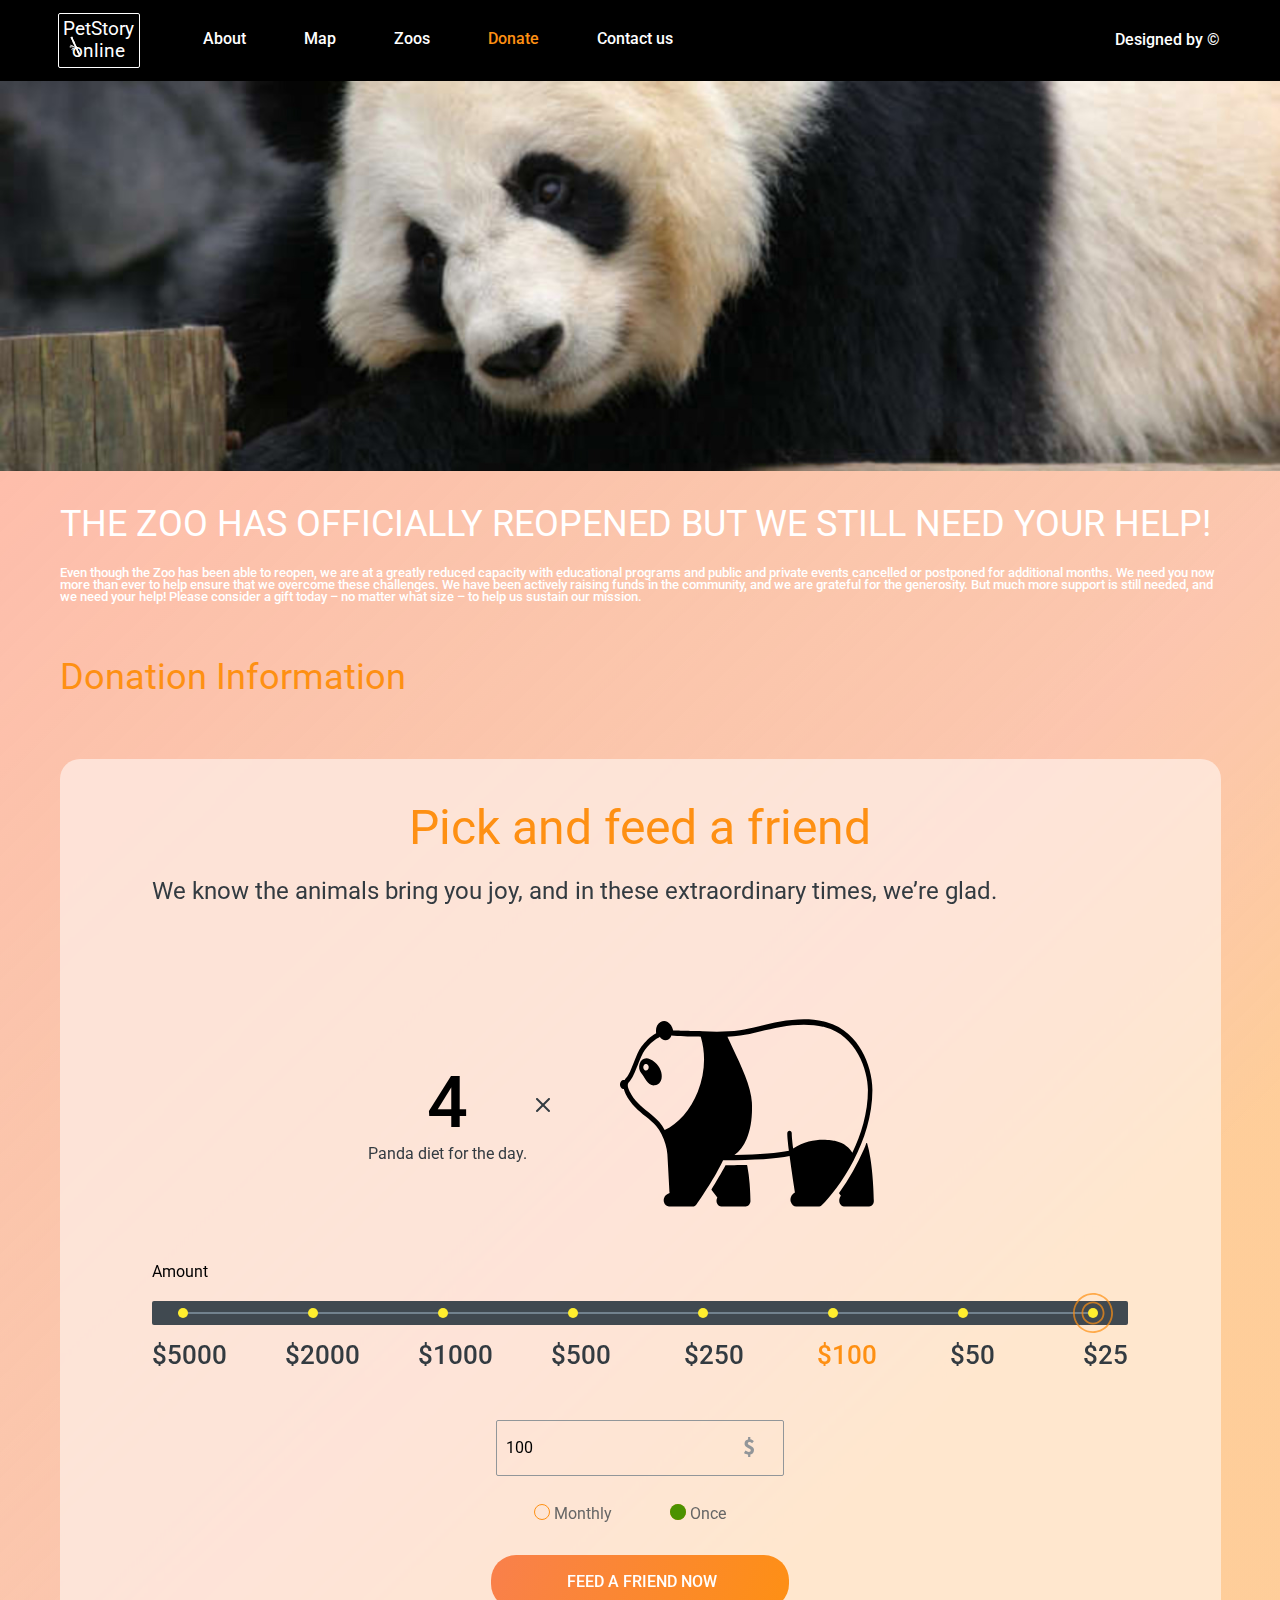
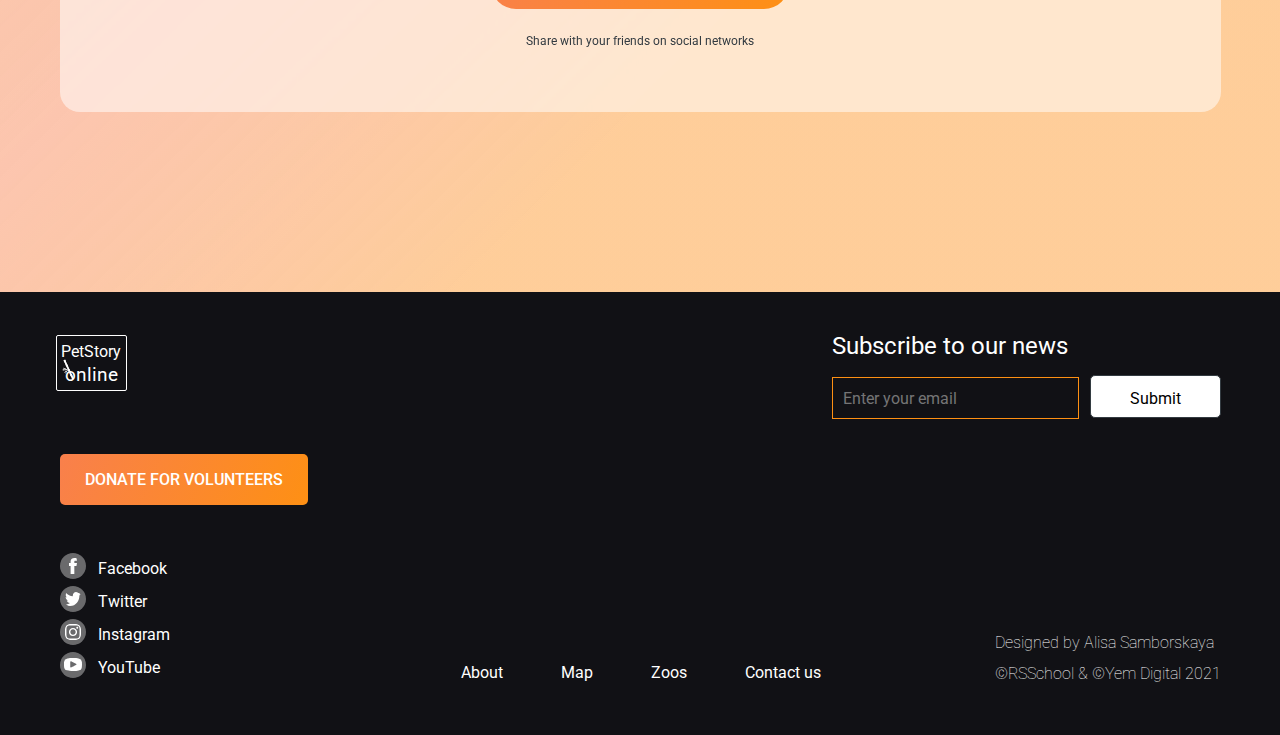
<file: donate.html>
<!DOCTYPE html>
<html lang="en">

<head>
    <meta charset="UTF-8">
    <meta http-equiv="X-UA-Compatible" content="IE=edge">
    <meta name="viewport" content="width=device-width, initial-scale=1.0">
    <title>Document</title>
    <link href="https://fonts.googleapis.com/css2?family=Roboto:wght@300;400;500;700&display=swap" rel="stylesheet">
    <link rel="stylesheet" href="./styles/main.css">
    <link rel="stylesheet" href="./styles/header.css">
    <link rel="stylesheet" href="./styles/watch.css">
    <link rel="stylesheet" href="./styles/footer.css">
    <link rel="stylesheet" href="./styles/donate/donate.css">
</head>

<body>
    <div class="burger">
        <span class="burger-line"></span> 
   </div>
 <div class="burger__wrapper">
    <div class="burger__logo">
        <div class="burger__title">
            PetStory
        </div>
        <div class="burger__logo-right ">
            <a class="burger__link__img" href="index.html"><img class="burger__img" src="assets/header/bamboo-orange.svg" alt=""></a> online
        </div>
    </div>
   <ul class="burger__ul"> 
    <li class="burger__li"><a class="burger__link" href="index.html">About</a> </li>
    <li class="burger__li"><a class="burger__link" href="#">Map</a> </li>
    <li class="burger__li"><a class="burger__link" href="#">Zoos</a> </li>
    <li class="burger__li"><a class="burger__link" href="#">Donate</a> </li>
    <li class="burger__li"><a class="burger__link" href="#">Contact us</a>  </li>
    <li class="burger__li"><a class="burger__link" href="#">Designed by ©</a>  </li>
   </ul>
 </div>
 <div class="grey__bg"></div>
    <header class="header">
        <div class="container">
            <div class="header__wrapper donate__header__wrapper">
                <div class="header-left">
                    <div class="header__logo">
                        <h1 class="header__logo-left">
                            PetStory
                        </h1>
                        <div class="header__logo-right ">
                            <a href="index.html"><img class="img-logo" src="assets/header/bamboo.svg" alt=""></a> online
                        </div>
                    </div>
                    <div class="header-left__nav-bar">
                        <ul class="header__nav-bar__wrapper">
                            <li class="header__li"><a class="header__nav-bar__item " href="index.html">About</a></li>
                            <li class="header__li"><a class="header__nav-bar__item" href="#">Map</a></li>
                            <li class="header__li"><a class="header__nav-bar__item" href="#">Zoos</a></li>
                            <li class="header__li"><a class="header__nav-bar__item li-first" href="#">Donate</a></li>
                            <li class="header__li"><a class="header__nav-bar__item" href="#">Contact us</a></li>
                        </ul>
                    </div>
                </div>
                <div class="header-right">
                    <a href="https://www.figma.com/" class="header__design-by">Designed by ©</a>
                </div>
            </div>
        </div>
    </header>

    <main class="main">
        <div class="main-page__bg">

        </div>
        <div class="dontaion__wrapper">
            <div class="container">
                <div class="dontaion__text__wrapper">
                    <div class="donation__text">
                        <h3 class="donation__text__text">THE ZOO HAS OFFICIALLY REOPENED BUT WE STILL NEED YOUR HELP!</h3>
                        <p class="donation__text__describtiob">Even though the Zoo has been able to reopen, we are at a greatly reduced capacity with
                            educational programs and public and private events cancelled or postponed for additional
                            months. We need you now more than ever to help ensure that we overcome these challenges. We
                            have been actively raising funds in the community, and we are grateful for the generosity.
                            But much more support is still needed, and we need your help! Please consider a gift today –
                            no matter what size – to help us sustain our mission.</p>
                        <div class="dontaion__information">
                            <h3 class="dontaion__information__text">Donation Information</h3>
                        </div>
                    </div>
                </div>
                <div class="pick__wrapper">
                    <h2>Pick and feed a friend</h2>
                    <p class="pick__wrapper__title">We know the animals bring you joy, and in these extraordinary times, we’re glad.</p>
                    <div class="counter__block">
                        <div class="counter__number">
                            <div class="counter__number-up">
                                4
                            </div>
                            <div class="counter__number-down">
                                Panda diet for the day.
                            </div>
                        </div>
                        <div class="multiply">
                            <img src="./assets/donation/x_icon.svg" alt="">
                        </div>
                            <img src="./assets/donation/panda_widget.svg" class="panda__img-custom" alt="">
                    </div>
                    <div class="input-range__wrapper">
                        <p class="input-range__title">
                            Amount
                        </p>
                        <div class="input__range-bg">
                            <span class="input__range-dots"></span><span class="input__range-dots second__input__range-dots"></span><span class="input__range-dots third__input__range-dots"></span><span class="input__range-dots third__input__range-dots"></span><span class="input__range-dots"></span><span class="input__range-dots"></span><span class="input__range-dots"></span><span class="input__range-dots last-dot"></span>
                           <span class="input__range-line"></span>
                            <input type="range" max="5000" min="25" value="29" class="input-range">
                        </div>
                        <div class="value__block">
                            <div class="value__item first__value__item">
                                $5000
                            </div>
                            <div class="value__item second__value__item">
                                $2000
                            </div>
                            <div class="value__item second__value__item ">
                                $1000
                            </div>
                            <div class="value__item">
                                $500
                            </div>
                            <div class="value__item">
                                $250
                            </div>
                            <div class="value__item active">
                                $100
                            </div>
                            <div class="value__item">
                                $50
                            </div>
                            <div class="value__item">
                                $25
                            </div>
                        </div>
                        <div class="form__block">
                            <input type="number" onkeypress="this.value=this.value.substring(0,3);" value="100" class="form__input-number" placeholder="Another amount">
                            <div class="form__radio-btns">
                                <div class="form__mounthly">
                                    <input  type="radio" id="mounth" name="radio">
                                    <label class="label__mounth"  for="mounth">Monthly</label>
                                </div>
                                <div class="form__once">
                                    <input type="radio"  id="once" checked name="radio">
                                    <label class="label__once"  for="once">Once</label>
                                </div>
                            </div>
                            <button type="submit" class="button-watch donate__btn">Feed a friend now</button>
                            <p class="form__text">Share with your friends on social networks </p>
                        </div>
                    </div>
                </div>
            </div>
        </div>
    </main>
    <footer class="footer">

        <div class="container">
            <div class="footer__wrapper">
                <div class="footer__up">
                    <div class="header__logo donate__header__logo">
                        <div class="header__logo-left">
                            PetStory
                        </div>
                        <div class="header__logo-right header__logo-right__donation">
                            <a href="index.html"><img class="img-logo" src="assets/header/bamboo.svg" alt=""></a> online
                        </div>
                    </div>
                    <div class="footer__subscribe">
                        <div class="footer__subtitle">
                            Subscribe to our news
                        </div>
                        <form action="">
                            <input type="email" name="" id="" placeholder="Enter your email"
                                class="footer__subscribe-input">
                            <button type="submit" class="footer__subscribe-btn">Submit</button>
                        </form>
                    </div>
                </div>
                <div class="footer__midle">
                    <a href="#" class="button-watch footer__btn">donate for volunteers</a>
                </div>
                <div class="footer__down">
                    <div class="social-links">
                        <ul class="social-links__wrapper">
                            <li class="social-link__item"><a class="footer__link" href="#">
                                    <div class="footer__img">
                                        <img class="social-link__img facebook" src="./assets/footer/facebook.svg"
                                            alt="">
                                    </div><span class="social-link__text">Facebook</span>
                                </a></li>
                            <li class="social-link__item"><a class="footer__link" href="#">
                                    <div class="footer__img"><img class="social-link__img twitter"
                                            src="./assets/footer/twitter.svg" alt=""></div><span
                                        class="social-link__text">Twitter</span>
                                </a></li>
                            <li class="social-link__item"><a class="footer__link" href="#">
                                    <div class="footer__img"><img class="social-link__img insta"
                                            src="./assets/footer/insta.svg" alt=""></div><span
                                        class="social-link__text">Instagram</span>
                                </a></li>
                            <li class="social-link__item"><a class="footer__link" href="#">
                                    <div class="footer__img"><img class="social-link__img youtube"
                                            src="./assets/footer/youtube.svg" alt=""></div><span
                                        class="social-link__text">YouTube</span>
                                </a></li>
                        </ul>
                    </div>
                    <div class="footer__nav-baar donation__footer__nav-baar">
                        <ul class="footer__nav-wrapper">
                            <li class="footer__nav-li"><a href="index.html" class="footer__nav-link ">About</a></li>
                            <li class="footer__nav-li"><a href="#" class="footer__nav-link">Map</a></li>
                            <li class="footer__nav-li"><a href="#" class="footer__nav-link">Zoos</a></li>
                            <li class="footer__nav-li"><a href="#" class="footer__nav-link">Contact us</a></li>
                        </ul>
                    </div>
                    <div class="footer__author">
                        <p>Designed by Alisa Samborskaya</p>
                        <p>©RSSchool & ©Yem Digital 2021</p>
                    </div>
                </div>
            </div>
        </div>

    </footer>
    <script src="./js/donate.js"></script>
</body>

</html>
</file>
<file: styles/main.css>
/* Указываем box sizing */
*,
*::before,
*::after {
  box-sizing: border-box;
}

/* Убираем внутренние отступы */
ul[class],
ol[class] {
  padding: 0;
}
a {
    text-decoration: none;
}

/* Убираем внешние отступы */
body,
h1,
h2,
h3,
h4,
p,
ul[class],
ol[class],
li,
figure,
figcaption,
blockquote,
dl,
dd {
  margin: 0;
}

/* Выставляем основные настройки по-умолчанию для body */
body {
  min-height: 100vh;
  scroll-behavior: smooth;
  text-rendering: optimizeSpeed;
  line-height: 1.5;
  min-width:320px;
  font-family: 'Roboto', sans-serif;
}

/* Удаляем стандартную стилизацию для всех ul и il, у которых есть атрибут class*/
ul[class],
ol[class] {
  list-style: none;
}

/* Элементы a, у которых нет класса, сбрасываем до дефолтных стилей */
a:not([class]) {
  text-decoration-skip-ink: auto;
}

/* Упрощаем работу с изображениями */
img {
  max-width: 100%;
}

/* Указываем понятную периодичность в потоке данных у article*/
article > * + * {
  margin-top: 1em;
}

/* Наследуем шрифты для инпутов и кнопок */
input,
button,
textarea,
select {
  font: inherit;
}
</file>
<file: styles/header.css>
.header {

    background-color: black;
    backdrop-filter: blur(2px);

}

.header__wrapper {
    display: flex;
    justify-content: space-between;
        align-items: center;
    padding: 14px;
}

.header-left {
    display: flex;
    align-items: center;
}

.header-left__logo {
    display: flex;
    flex-direction: column;
    color: #fff;
}

.header__logo {
    color: #Fff;
    text-align: center;
    border: 1px solid #FFFFFF;
    border-radius: 2px;
    padding: 3.55px 4.75px;
    margin-left: -15px;

}

.header__logo-up {}

.header__logo-down {
    display: flex;
}

.header-left__nav-bar {}

.header-left__nav-bar .header__nav-bar__wrapper {
    display: flex;
    margin-left: 63px;
}

.header__li {
    margin-right: 58px;
    margin-bottom: 3px;
}

.header__li:last-child {
    margin: 0;
}

.header__nav-bar__item {
    color: #fff;
    font-family: 'Roboto';
    font-style: normal;
    font-weight: 500;
    font-size: 16px;
    line-height: 140%;

}


.header__nav-bar__item:hover {
    color: #F9804B;
}

.li-first {
    color: #F9804B;
}

.header-right {
    margin-right: -12px;
}

.header__design-by {
    font-family: 'Roboto';
    font-style: normal;
    font-weight: 500;
    font-size: 16px;
    line-height: 140%;
    color: #Fff;
}
.header__design-by:hover {
    color: #F9804B;
}

.header__logo-right {
    position: relative;
    font-family: 'Roboto';
    font-style: normal;
    font-weight: 400;
    font-size: 19.0145px;
    line-height: 120%;
}

.img-logo {
    position: absolute;
    left: 6px;
    bottom: 6px;
}

h1 {
    font-family: 'Roboto';
    font-style: normal;
    font-weight: 400;
    font-size: 19.0145px;
    line-height: 120%;
}
.footer__up .header__logo .header__logo-right a .img-logo {
    left: 1px;
}
.header__button-watch {
    margin-right: 100px;
}
@media(max-width: 1200px) {
    .header__wrapper {
        padding: 14px 42px 11px 46px;
    }
    .header__li {
        margin-right: 47px;
    }
    .header {
        position: fixed;
        z-index: 10;
        min-width: 100%;
    }
    .main {
        padding-top: 79px;
    }
}

/* 640px */
@media (max-width: 900px){
    .header {
        position: fixed;
        z-index: 10;
        /* max-width: 640px; */
        width: 100%;
    }
    .backstage__image {
        display: none;
    }
   .header-left__nav-bar {
    display: none;
   }
   .header-right {
    display: none;
   }
   h1, .header__logo-right {
    font-style: normal;
    font-weight: 400;
    font-size: 12.2899px;
    line-height: 120%;
    /* or 15px */
    
    text-align: center;
    
    color: #FFFFFF;
}
.img-logo {
    position: absolute;
    left: -1px;
    bottom: 3px;
}
.header__logo {
    color: #Fff;
    text-align: center;
    margin-left: -15px;
    border: none;
    padding: 0;
}
.header__wrapper {
    padding: 2px 42px 2px 35px;
}
.main {
    padding-top: 33px;
}
}

.burger {
    position: absolute;
    right: 10px;
    top: 200px;
    width: 18px;
    height: 10px;
    cursor: pointer;
    
  }
  
  .burger-line {
    width: 18px;
    position: absolute;
    height: 2px;
    background: #fff;
    display: block;
    transition: .3s;
    border-radius: 5px;
    z-index: 10;
  }
  .burger-line::after {
    content: "";
    bottom: -4px;
    transition: bottom 300ms 300ms, transform 300ms cubic-bezier(0.23, 1, 0.32, 1);
    width: 18px;
    position: absolute;
    height: 2px;
    background: #fff;
    display: block;
    transition: .3s;
    border-radius: 5px;
    z-index: 10;
}
  .burger-line::before {
    content: "";
    top: -4px;
    transition: top 300ms 300ms, transform 300ms cubic-bezier(0.23, 1, 0.32, 1);
    width: 18px;
    position: absolute;
    height: 2px;
    background: #fff;
    display: block;
    transition: .3s;
    border-radius: 5px;
    z-index: 10;
  }
  .active-burger {
  background-color: transparent;
  }
  .active-burger::after {
    content: "";
    bottom: 0;
    transform: rotate(-45deg);
    transition: bottom 300ms, transform 300ms 300ms cubic-bezier(0.68, -0.55, 0.265, 1.55);  
  }
  .active-burger::before {
    transform: rotate(45deg);
    transition: top 300ms, transform 300ms 300ms cubic-bezier(0.68, -0.55, 0.265, 1.55);
    top: 0px;
  }
  
  .burger {
    display: none;
  }
   @media(max-width:900px) {
    .burger {
        display: block;
        z-index: 101;
        top: 15px;
        right: 20px;
        position: fixed;
    }
    .header__items {
      display: none;
    }
    .header__nav-item {
      font-size: 16px;
      font-weight: 500;
      line-height: 39px;
      border-bottom: 0.5px solid rgba(255, 255, 255, 0.3);
      padding-bottom: 6px;
      display: flex;
      align-items: center;
    }
    .header__nav-item::after {
      content: "";
      width: 10px;
      height: 1px;
      position: absolute;
      background-color: #037E8C;
      right: 0;
      transform: rotate(45deg);
    }
    .header__nav-item::before {
      content: "";
      width: 10px;
      height: 1px;
      position: absolute;
      background-color: #037E8C;
      right: 0;
     transform: rotate(135deg);
     margin-top: 13px;
    }
  }
  .active__wrapper  {
    background: rgba(18, 18, 20);
    height: 100%;
    width: 100%;
    position: fixed;
    z-index: 100;
  
  }
  @media(max-width:630px) {
    .header {
        position: fixed;
        z-index: 10;
        /* max-width: 320px; */
        width: 100%;
        min-width:auto
    }
    .burger {
        display: block;
        z-index: 101;
        top: 15px;
        right: 10px;
        position: fixed;
    }
    .header__wrapper {
        padding: 2px 42px 2px 25px;
    }
  }
  .burger__wrapper {
    width: 0%;
    position: fixed;
    font-size: 0px;
  }
  .burger__wrapper__active {
  font-size: 16px;
    position: fixed;
    right: 0;
    top: 0;
    width: 50%;
    height: 100%;
    z-index: 11;
    background: #E5E5E5;
    transition: 2s ease-in;
  }
  .burger__link {
    color: white;
    text-decoration: none;
    list-style: none;
    margin-bottom: 15px;
    font-weight: 400;
font-size: 0px;
line-height: 140%;
  }
  .burger__link__active {
    font-size: 16px;
  }
  .burger__li {
    list-style: none;
    margin-bottom: 15px;
    font-weight: 400;
font-size: 16px;
line-height: 140%;
  }
  .burger__li:last-child {
    list-style: none;
    margin-bottom: 0px;
  }
  .burger__logo {
    border: 0.8px solid #FE9013;
    max-width: 65.6px;
    margin-left: 10px;
    position: relative;
    margin-bottom: 30px;
    text-align: center;
}
.burger__link__img {
    position: absolute;
}
.burger__link {
   color: #333B41;
}
.burger__title {
    color: #FE9013;
    padding: 3px 3px 0px 3px;
}
.burger__logo-right {
    color: #FE9013;
    padding: 0px 3px 3px 3px;
}
.burger__img {
}
.burger__wrapper .burger__ul {
    margin: 0;
    margin-left: 10px;
}
.grey__bg {
    width: 0%;
    position: fixed;
    height: 100%;
    left: 0;
}
.grey__bg-active {
    width: 50%;
    cursor: pointer;
    z-index: 12;
    background-color: rgba(128, 128, 128, 0.523);
    transition: 2s ease-in;
}
</file>
<file: styles/watch.css>
.container {
    max-width: 1161px;
    margin: 0 auto;
}
.watch__wrapper {
    background: url(../assets/anima-online/panda.svg) no-repeat center -80px;
    background-size: cover ;
    margin: 0 auto;
}

.watch-online__title {
    margin: 71px 11px 60px 0px;
    font-family: 'Roboto';
    font-style: normal;
    font-weight: 700;
    font-size: 106.496px;
    line-height: 75%;
    z-index: 1;
    text-align: center;
    text-transform: uppercase;
    color: #FFFFFF;
}
.button-watch {
    font-family: 'Roboto';
font-style: normal;
font-weight: 500;
font-size: 16px;
line-height: 140%;
border: none;
text-align: center;
text-transform: uppercase;
background: linear-gradient(113.96deg, #F9804B 1.49%, #FE9013 101.44%);
border-radius: 25px;
color: #FFFFFF;
padding: 16px 1px 16px 5px;
width: 298px;
}
.watch__container{
    display: flex;
    flex-direction: column;
    align-items: flex-end;
    position: relative;
    padding: 12px 0px 100px 0px
}
.rectangle {
    width: 465px;
    height: 465px;
    border-radius: 300px;
    background: linear-gradient(113.96deg, #F9804B 1.49%, #FE9013 101.44%);
    position: absolute;
    z-index: 0;
    right: 108px;
}
.watch__colored {
    color: #FFEE2E;
}
.button-watch:hover {
    cursor: pointer;
    background: #E47209;
}
@media(max-width: 1200px) {
    .watch__wrapper {
        background: url(../assets/anima-online/panda.svg) no-repeat center ;

    }
    .rectangle {
        width: 367px;
        height: 367px;
        right: 178px;
    top: -10px;
    }

    .watch-online__title {
        font-weight: 700;
font-size: 85px;
line-height: 75%;
margin: 34px 93px 40px 0px;

text-align: center;
text-transform: uppercase;

color: #FFFFFF;
    }
    .watch__container {
        padding: 12px 0px 46px 0px;
    }
    .button-watch {
        margin-right: 138px;
    }
    
}
@media(max-width: 900px) {
    .rectangle {
        width: 237.6px;
        height: 237.6px;
        right: 71px;
        top: 10px;
    }
    .watch-online__title {
        font-weight: 700;
font-size: 54.2894px;
line-height: 75%;
margin: 38px 21px 47px 0px;

text-align: center;
text-transform: uppercase;
    }
    .watch__wrapper {
        background: url(../assets/anima-online/panda.svg) no-repeat center;
        background-size: cover;
    }
    .watch__container {
        display: flex;
        align-items: flex-end;
        position: relative;
        padding: 12px 0px 39px 0px;
        flex-direction: row-reverse;
    }
    .button-watch {
        margin-right: 57px;
    }
}
@media(max-width:630px) {
    .rectangle {
        width: 119.6px;
        height: 119.6px;
        right: 38px;
        top: 24px;
    }
    .watch-online__title {
        margin: 31px 11px 47px 0px;
        font-weight: 700;
        font-size: 28px;
        line-height: 75%;
        text-align: center;
        text-transform: uppercase;
    }
    .header__button-watch {
        position: absolute;
        position: absolute;
        right: -48px;
        top: 208px;
    }
    .watch__container {
        display: flex;
        align-items: flex-end;
        position: relative;
        padding: 6px 0px 0px 0px;
        flex-direction: row-reverse;
    }
}
</file>
<file: styles/footer.css>
.footer {
    background-color: #111115;
}
.footer__wrapper {
    padding: 15px 0px 50px 0px;
}
.footer__up {
    display: flex;
    align-items: center;
    justify-content: space-between;
}
.footer__subtitle {
    color: #FFFFFF;
}
.footer__midle {
    padding-top: 49px;
    padding-bottom: 61px;
}
.footer__btn {
    
    padding: 16px 25px;
    border-radius: 5px;
}
.social-link__img {
    background: rgba(196, 196, 196, 0.5);
    border-radius: 10px;
    background: url(../assets/footer/Ellipse.svg) no-repeat center;
}
.facebook {
    padding: 5px 9px;
}
.twitter {
    padding: 6px 5px;
}
.insta {
    padding: 5px;
}
.youtube {
    padding: 6px 4px 7px 4px;
}
.social-link__text {
    color: #fff;
    padding-left: 12px;
}
.footer__link {
    display: flex;
    align-items: center;
}
.footer__down {
    display: flex;
    align-items: flex-end;
    justify-content: space-between;
}

.footer__nav-baar {
    margin-left: 120px;
}
.footer__nav-wrapper {
    display: flex;
    margin-left: 118px;
}
.footer__nav-li {
}
.footer__nav-link {
    font-weight: 400;
font-size: 16px;
line-height: 140%;
color: #FFFFFF;
padding-left: 58px;
}
.li-first {
    color: #FE9013;
    padding: 0;
}
.footer__author p {
    font-weight: lighter;
    font-size: 16px;
    line-height: 130%;
    color: #FFFFFF;
}

.footer__author p:last-child {
    padding-top: 10px;
}
.footer__subscribe-input {
    background-color: transparent;
    border: 0.7px solid;
    border-color: #FE9013;
    padding: 9px 32px 7px 10px;
}
.footer__subscribe-input:hover {
    border-color: #4B9200;
}
.footer__subscribe-btn {
    color: #000000;
    background-color: #fff;
    border: 1px solid #333B41;
    border-radius: 5px;
    padding: 11px 39px 6px 39px;
    margin-left: 7px;
}
.footer__subtitle {
    font-weight: 400;
font-size: 24px;
line-height: 120%;
color: #FFFFFF;
margin-bottom: 14px;
}
.footer__link:hover .social-link__img{
    background: url(../assets/footer/Ellipse-green.svg) no-repeat center;
}
.social-link__item:hover .social-link__text{
    color: #4B9200;
}
.footer__subscribe-btn:hover {
    cursor: pointer;
    border: 1px solid #4B9200;
    color: #4B9200;
}
.footer__nav-link:hover {
cursor: pointer;
color: #FE9013;
}
.footer__logo {
    margin: 0;
    padding: 0px 10px 0px 10px;
}
.footer__subscribe {
    padding-top: 25px;
}
.donation__footer__nav-baar {
    margin: 0;
    margin-left: 60px;
}
@media(max-width: 1200px) {
    .footer__wrapper {
        padding: 15px 30px 50px 30px;
    }
    .footer__subscribe {
        margin-right: 32px;
    } 
    .footer__btn {
        padding: 16px 25px;
    }
    .footer__nav-link {
        padding-left: 48px;
    }
    .footer__nav-baar {
        margin-left: 46px;
    }
}

/*640px */ 
@media(max-width: 900px) {
    .footer__subscribe {
        display: none;
    }
    .footer__btn {
        padding: 16px 49px;
     
    }
    .social-link__text {
        display: none;
    }
    .social-links {
        position: absolute;
        right: 20px;
        top: 10px;
    }
    .social-link__item {
        margin-bottom: 16px;
    }
    .footer {
        position: relative;
    }
    .footer__logo {
       border: 1px solid #FFFFFF;
       margin-left: -10px;
    }
    .header__logo-right__footer {
        position: relative;
    font-family: 'Roboto';
    font-style: normal;
    font-weight: 400;
    font-size: 19.0145px;
    line-height: 120%;
    }
    .footer__btn {
        margin-left: -10px;
    }
    .footer__nav-baar {
        margin: 0;
    }
    .footer__wrapper {
        padding: 15px 30px 11px 30px;
    }
    .footer__nav-link {
        padding-left: 37px;
    }
    .footer__nav-wrapper{ 
        margin-left: -46px;
    }
    .footer__down {
        display: flex;
        align-items: flex-end;
        justify-content: space-between;
        margin-top: 22px;
    }
    .footer__nav-baar .footer__nav-wrapper__index {
        margin-left: -45px;
    }
    .footer__logo {
        border: 1px solid #FFFFFF;
        margin-left: -10px;
        display: flex;
        border: none;
        flex-direction: column;
    }
    .footer__up {
        display: flex;
        align-items: center;
        justify-content: center;
    }
}
@media(max-width: 630px) {
    .social-links__wrapper {
        display: flex;
    }
    .social-links {
        position: absolute;
        right: 68px;
        top: 73px;
    }
    .footer__down {
        display: flex;
        align-items: flex-end;
        justify-content: space-between;
        margin-top: 22px;
        flex-direction: column-reverse;
    }
    .footer__nav-link {
        padding-left: 35px;
    }
    .footer__wrapper {
        padding: 20px 9px 20px 9px;
    }
    .footer__btn {
        margin: 0;
    }
    .footer__logo {
        border: 1px solid #FFFFFF;
        margin-left: -10px;
        display: flex;
        border: none;
        margin-left: -2px;
    }
    .footer__midle {
        padding-top: 99px;
        padding-bottom: 21px;
    }
    .footer__author{
        margin-bottom: 30px;
    }
    .social-link__item {
     
        margin-left: 26px;
    }
}
</file>
<file: styles/donate/donate.css>
body {
  font-family: 'Roboto', sans-serif;
}
.main-page__bg {
  background: url(../../assets/anima-online/panda.svg) no-repeat center;
  background-size: 100%;
  min-height: 390px;
}
.dontaion__wrapper {
  padding-bottom: 180px;

  background: linear-gradient(315.75deg, rgba(254, 210, 144, 0.7) 30.06%, #FEBDAB 100.95%, rgba(254, 210, 144, 0.7) 106.36%), linear-gradient(315.75deg, rgba(254, 189, 171, 0.74) 30.06%, rgba(243, 169, 248, 0.66) 50.74%, #E0D8F0 80.49%, #EAF7FE 127.9%, #EAF7FE 149.54%), linear-gradient(315.75deg, rgba(254, 189, 171, 0.74) 30.06%, rgba(243, 169, 248, 0.66) 50.74%, #E0D8F0 80.49%, #EAF7FE 127.9%, #EAF7FE 149.54%);
}

.dontaion__text__wrapper {
}

.donation__text__describtiob{
font-weight: 500;
font-size: 13px;
line-height: 94%;
color: #FFFFFF;
}
.dontaion__information__text {
  font-weight: 400;
font-size: 36px;
line-height: 130%;
color: #FE9013;
}.dontaion__information {
padding: 0;
margin: 51px 0px 58px 0px;

}
.pick__wrapper {
  background: rgba(255, 255, 255, 0.52);
backdrop-filter: blur(2px);
border-radius: 20px;
}
.pick__wrapper h2 {
  padding-top: 40px;
  padding-bottom: 20px;
  font-weight: 400;
font-size: 48px;
line-height: 120%;
text-align: center;
color: #FE9013;
}
.pick__wrapper__title {
  font-style: normal;
font-weight: 400;
font-size: 24px;
line-height: 120%;
color: #333B41;
padding-left: 92px;
padding-bottom: 90px;
}
.counter__block {
  display: flex;
  align-items: center;
  justify-content: center;
}
.counter__number-up {
  font-weight: 500;
font-size: 72px;
line-height: 80%;
text-align: center;
text-transform: uppercase;
color: #000000;
}
.counter__number-down {
  padding-top: 11px;
  font-weight: 400;
font-size: 16px;
line-height: 140%;
text-align: center;
color: #333B41;
}
.multiply {
  max-width: 14px;
  max-height: 14px;
  margin: 0px 70px -3px 9px;
}
.panda__img, .panda__img-custom {
  max-width: 267px;
  margin-top: -20px;
  margin-right: 26px;
}
.input-range__title {
  padding: 0;
  margin: 0;
  font-weight: 400;
font-size: 16px;
line-height: 140%;
color: #000000;
padding-bottom: 17px;
}
.input-range__wrapper {
padding: 54.53px 92px 61.98px 92px
}
.form__block {
  text-align: center;
  margin-top: -9px;
}
.form__input-number {
border: 1px solid #929699;
border-radius: 2px;
padding: 15px 74px 15px 9px;
background-color: transparent;
background: url(../../assets/donation/$.svg) no-repeat right;
background-position: 247px 16px;

}

input[type=number] {
  -moz-appearance: textfield;
}
input::-webkit-outer-spin-button,
input::-webkit-inner-spin-button {
-webkit-appearance: none;
margin: 0;
}
[type="radio"]:checked,
[type="radio"]:not(:checked) {
  position: absolute;
  left: -9999px;
}
[type="radio"]:checked + label,
[type="radio"]:not(:checked) + label
{
  position: relative;
  cursor: pointer;
  line-height: 20px;
  display: inline-block;
  color: #666;
}
[type="radio"]:checked + label:before,
[type="radio"]:not(:checked) + label:before {
  content: '';
  position: absolute;
  left: 0;
  top: 0;
  width: 16px;
  height: 16px;
  border: 1px solid #FE9013;
  border-radius: 100%;
  background: transparent;
  margin-left: -20px;
}
[type="radio"]:checked + label:after,
[type="radio"]:not(:checked) + label:after {
  content: '';
  width: 16px;
  height: 16px;
  background: #4B9200;
  position: absolute;
  top: 0px;
  left: -20px;
  border-radius: 100%;
  -webkit-transition: all 0.2s ease;
  transition: all 0.2s ease;
}
[type="radio"]:not(:checked) + label:after {
  opacity: 0;
  -webkit-transform: scale(0);
  transform: scale(0);
}
[type="radio"]:checked + label:after {
  opacity: 1;
  -webkit-transform: scale(1);
  transform: scale(1);
}

.form__radio-btns {
  display: flex;
  align-items: center;
  justify-content: center;
  padding: 26px 0px 29px 0px;
}
.form__once {
margin-left: 78px;
}
.form__block .form__text {
font-weight: 400;
font-size: 12px;
line-height: 140%;
color: #333B41;
padding-top: 24px;
}
.input-range {
  position: absolute;
  z-index: 2;
  left: 10px;
      top: -2px;
      transform: rotate(180deg);
  -webkit-appearance: none;
width: 950px;
height: 25px;
background: transparent;
outline: none;
opacity: 0.7;
-webkit-transition: .2s;
transition: opacity .2s;
}
.input-range:hover {
  opacity: 1;
}
.input-range::-webkit-slider-thumb {
  -webkit-appearance: none;
  appearance: none;
  width: 40px;
  height: 40px;
  background: url(../../assets/donation/roller_icon.svg) no-repeat center;
  cursor: pointer;
}
.input-range::-moz-range-thumb {
  width: 40px;
  height: 40px;
  background: url(../../assets/donation/roller_icon.svg) no-repeat center;;
  cursor: pointer;
}
.input__range-dots {
  background: #FFEE2E;
  display: inline-block;
  width: 10px;
  height: 10px;
  border-radius: 300px;
  margin: 0px 60px;
  z-index: 1;
}
.input__range-bg {
  z-index: 0;
  background: #404950;
border-radius: 2px;
max-height: 27px;
max-width: 976px;
position: relative;
cursor: pointer;
}
.input__range-dots:last-child, .input__range-dots:first-child {
margin: 0;
margin-right: 60px;
margin-left: 26px;
}
.last-dot {
  margin: 0;
  margin-left: 60px;
}
.input__range-line {
  position: absolute;
  background: #72828E;
  height: 2px;
  width: 100%;
  left: 0;
  top: 11px;
  z-index: -1;
  max-width: 915px;
  margin-left: 26px;
}
.value__block {
  display: flex;
  margin-bottom: 56px;
}
.value__item {
  font-weight: 500;
font-size: 26px;
line-height: 140%;
text-transform: uppercase;
color: #333B41;
padding-top: 12px;
}
.active {
  color: #FE9013;
}
.value__item:nth-child(-n+3) {
  margin-right: 58px;
}
.value__item:nth-child(4), .value__item:nth-child(5), .value__item:nth-child(6) {
  margin-right: 73px;
} 
.value__item:last-child {
  margin-left: 88px;
}
.active__radiobtn {
  content: '';
  width: 16px;
  height: 16px;
  background: #4B9200;
  position: absolute;
  top: 0px;
  left: -20px;
  border-radius: 100%;
  -webkit-transition: all 0.2s ease;
  transition: all 0.2s ease;
  opacity: 1;
  -webkit-transform: scale(1);
  transform: scale(1);
}
.donate__header__wrapper {
  padding: 13px;
}
.donate__header__logo {
  margin-left: 5px;
  color: #Fff;
  text-align: center;
  border: 1px solid #FFFFFF;
  border-radius: 2px;
  padding: 3.55px 4.75px;
  margin-left: -4px;
}
.donation__text__text{
  font-weight: 400;
  font-size: 36px;
  line-height: 130%;
  color: #FFFFFF;
  padding: 0;
  padding: 30px 0px 19px 0px;
}
.counter__number {
padding-top: 37px;
}
.dontaion__information__text {

}
@media(max-width: 1200px) {
.input-range {
  left: 9px;
  max-width: 810px;
}
.input__range-bg {
z-index: 0;
background: #404950;
border-radius: 2px;
max-height: 27px;
max-width: 810px;
position: relative;
cursor: pointer;
}
.value__item:nth-child(-n+3) {
margin-right: 56px;
}
.first__value__item {
display: none;
}
.second__input__range-dots {
display: none;
}
.input__range-line {
width: 785px;
margin-left: 14px;
}
.input__range-dots:last-child, .input__range-dots:first-child {
margin: 0;
margin-right: 60px;
margin-left: 13px;
}
.donate__header__wrapper {
padding: 14px 42px 11px 46px;
}
.donation__text {
padding-left: 30px;
padding-right: 30px;
}
.pick__wrapper {
margin: -23px 30px 0px 30px;
}
.donation__text__text {
padding: 42px 0px 19px 0px;
}
.pick__wrapper__title {
font-style: normal;
font-weight: 400;
font-size: 24px;
line-height: 120%;
color: #333B41;
padding-left: 44px;
padding-bottom: 80px;
}
.pick__wrapper h2 {
padding-top: 20px;
  padding-bottom: 20px;
  font-weight: 400;
  font-size: 48px;
  line-height: 120%;
  text-align: center;
  color: #FE9013;
}
.input-range__wrapper{
padding: 49.53px 65px 51px 65px
}
.donate__btn {
margin: 0;
}
.dontaion__wrapper {
padding-bottom: 30px;
}
.donation__footer__nav-baar {
margin-left: 70px;
}
}
@media(max-width: 999px) {

.second__value__item {
  display: none;
}
.input-range {
  left: 9px;
  max-width: 578px;
}
.input__range-line {
width: 423px;
margin-left: 14px;
}
.third__input__range-dots {
display: none;
}
.input-range__wrapper {
padding: 46.53px 0px 36px 0px;
}
.pick__wrapper {
margin: -23px 20px 0px 20px;
}
.donate__header__wrapper {
padding: 2px 42px 2px 34px;
}
.main-page__bg {
background: url(../../assets/anima-online/panda.svg) no-repeat center;
background-size: cover;
min-height: 338px;
}
.donation__text__text {
font-weight: 400;
font-size: 24px;
line-height: 120%;
color: #FFFFFF;
padding: 0;
padding: 30px 0px 19px 0px;
}
.donation__text__describtiob {
font-weight: 500;
font-size: 16px;
line-height: 140%;
/* or 22px */


color: #FFFFFF;
}
.donation__text {
padding-left: 20px;
padding-right: 30px;
}
.dontaion__information {
padding: 0;
margin: 27px 0px 58px 0px;
}
.pick__wrapper__title {
font-style: normal;
font-weight: 400;
font-size: 24px;
line-height: 120%;
color: #333B41;
padding-left: 0px;
text-align: center;
padding-bottom: 82px;
}
.pick__wrapper h2 {
padding-top: 24px;
padding-bottom: 20px;
font-weight: 400;
font-size: 48px;
line-height: 120%;
text-align: center;
color: #FE9013;
}
.input-range__title {
padding: 0;
margin: 0;
font-weight: 400;
font-size: 16px;
line-height: 140%;
color: #000000;
padding-bottom: 7px;
}
.input__range-dots:last-child, .input__range-dots:first-child {
margin: 0;
margin-right: 60px;
margin-left: 34px;
}
.input__range-line {
width: 523px;
margin-left: 40px;
}
.value__item:nth-child(4), .value__item:nth-child(5), .value__item:nth-child(6) {
margin-right: 76px;
}
.form__input-number {
border: 1px solid #929699;
border-radius: 2px;
padding: 15px 0px 7px 0px;
background-color: transparent;
background: url(../../assets/donation/$.svg) no-repeat right;
background-position: 161px 15px;
}
.form__block .form__text {
font-weight: 400;
font-size: 16px;
line-height: 140%;
color: #333B41;
padding-top: 26px;
}
.header__logo-right__donation {
position: relative;
font-family: 'Roboto';
font-style: normal;
font-weight: 400;
font-size: 19.0145px;
line-height: 120%;
}
.dontaion__wrapper {
padding-bottom: 45px;
}
.footer__midle {
padding-top: 41px;
padding-bottom: 61px;
}
.donation__footer__nav-baar {
margin-left: -42px;
}
.footer__nav-link {
padding-left: 35px;
}
.footer__nav-wrapper {
margin-left: -40px;
}
}
@media(max-width:630px) {
.pick__wrapper {
  margin: -23px 10px 0px 10px;
}
.panda__img-custom {
max-width: 151px;
margin-top: -20px;
margin-right: 5px;
}
.multiply {
max-width: 7px;
max-height: 7px;
margin: 0px;
margin-bottom: 27px;
margin-right: 33px;
}
.value__item:nth-child(4), .value__item:nth-child(5), .value__item:nth-child(6) {
margin-right: 36px;
}
.value__item {
font-weight: 500;
font-size: 13px;
line-height: 140%;
/* or 18px */

text-transform: uppercase;

color: #333B41;
padding-top: 1px;
}
.value__item:last-child {
margin-left: 44px;
}
.input__range-dots:first-child {
margin: 0;
 margin-right: 0px; 
margin-left: 17px;
}
.input__range-dots {
margin: 0px 30px;
}
.last-dot {
margin: 0;
margin-left: 30px;
}
.input__range-line {
width: 252px;
margin-left: 20px;
}
.input-range {
left: 1px;
max-width: 299px;
}
.main-page__bg {
background: url(../../assets/anima-online/panda.svg) no-repeat center;
background-size: cover;
min-height: 189px;
}
.donation__text {
padding-left: 10px;
padding-right: 10px;
}
.dontaion__information__text {
font-weight: 400;
font-size: 24px;
line-height: 120%;
/* identical to box height, or 29px */


/* or3 */

color: #FE9013;
}
.pick__wrapper h2 {
padding-top: 13px;
padding-bottom: 12px;
font-weight: 400;
font-size: 24px;
line-height: 120%;
text-align: center;
color: #FE9013;
}
.pick__wrapper__title {
font-weight: 400;
font-size: 16px;
line-height: 140%;
padding-left: 0px;
text-align: center;

color: #333B41;
padding-bottom: 32px;
}
.counter__number-up {
font-weight: 500;
font-size: 40.6015px;
line-height: 80%;
/* identical to box height, or 32px */

text-align: center;
text-transform: uppercase;

color: #000000;
}
.counter__number-down {
font-weight: 400;
font-size: 9.02255px;
line-height: 140%;
/* identical to box height, or 13px */

text-align: center;

color: #333B41;
}
.counter__number {
padding-top: 7px;
}
.counter__block {
display: flex;
align-items: center;
justify-content: space-between;
}
.input-range__wrapper {
padding: 5.530000000000001px 0px 22px 0px;
}
.input-range__title {
padding: 0;
margin: 0;
font-weight: 400;
font-size: 16px;
line-height: 140%;
color: #000000;
padding-bottom: 5px;
}
.input__range-bg {
z-index: 0;
background: #404950;
border-radius: 2px;
max-height: 24px;
max-width: 976px;
position: relative;
cursor: pointer;
}
.value__block {
display: flex;
margin-bottom: 25px;
}
.form__block .form__text {
font-weight: 400;
font-size: 15px;
line-height: 140%;
color: #333B41;
padding-top: 26px;
}
.dontaion__wrapper {
padding-bottom: 21px;
}
.donate__header__logo {
margin-left: 5px;
color: #Fff;
text-align: center;
border: none;
border-radius: 2px;
 padding: 3.55px 4.75px;
margin-left: -4px;
display: flex;
}
.footer__midle {
padding-top: 94px;
padding-bottom: 18px;
}
}
.burger {
position: absolute;
right: 10px;
top: 200px;
width: 18px;
height: 10px;
cursor: pointer;

}

.burger-line {
width: 18px;
position: absolute;
height: 2px;
background: #fff;
display: block;
transition: .3s;
border-radius: 5px;
z-index: 10;
}
.burger-line::after {
content: "";
bottom: -4px;
transition: bottom 300ms 300ms, transform 300ms cubic-bezier(0.23, 1, 0.32, 1);
width: 18px;
position: absolute;
height: 2px;
background: #fff;
display: block;
transition: .3s;
border-radius: 5px;
z-index: 10;
}
.burger-line::before {
content: "";
top: -4px;
transition: top 300ms 300ms, transform 300ms cubic-bezier(0.23, 1, 0.32, 1);
width: 18px;
position: absolute;
height: 2px;
background: #fff;
display: block;
transition: .3s;
border-radius: 5px;
z-index: 10;
}
.active-burger {
background-color: transparent;
}
.active-burger::after {
content: "";
bottom: 0;
transform: rotate(-45deg);
transition: bottom 300ms, transform 300ms 300ms cubic-bezier(0.68, -0.55, 0.265, 1.55);  
}
.active-burger::before {
transform: rotate(45deg);
transition: top 300ms, transform 300ms 300ms cubic-bezier(0.68, -0.55, 0.265, 1.55);
top: 0px;
}

.burger {
display: none;
}
@media(max-width:900px) {
.burger {
    display: block;
    z-index: 101;
    top: 15px;
    right: 20px;
    position: fixed;
}
.header__items {
  display: none;
}
.header__nav-item {
  font-size: 16px;
  font-weight: 500;
  line-height: 39px;
  border-bottom: 0.5px solid rgba(255, 255, 255, 0.3);
  padding-bottom: 6px;
  display: flex;
  align-items: center;
}
.header__nav-item::after {
  content: "";
  width: 10px;
  height: 1px;
  position: absolute;
  background-color: #037E8C;
  right: 0;
  transform: rotate(45deg);
}
.header__nav-item::before {
  content: "";
  width: 10px;
  height: 1px;
  position: absolute;
  background-color: #037E8C;
  right: 0;
 transform: rotate(135deg);
 margin-top: 13px;
}
}
.active__wrapper  {
background: rgba(18, 18, 20);
height: 100%;
width: 100%;
position: fixed;
z-index: 100;

}
@media(max-width:630px) {
.header {
    position: fixed;
    z-index: 10;
    /* max-width: 320px; */
    width: 100%;
    min-width:auto
}
.burger {
    display: block;
    z-index: 101;
    top: 15px;
    right: 10px;
    position: fixed;
}
.header__wrapper {
    padding: 2px 42px 2px 25px;
}
}
.burger__wrapper {
width: 0%;
position: fixed;
font-size: 0px;
}
.burger__wrapper__active {
font-size: 16px;
position: fixed;
right: 0;
top: 0;
width: 50%;
height: 100%;
z-index: 11;
background: #E5E5E5;
transition: 2s ease-in;
}
.burger__link {
color: white;
text-decoration: none;
list-style: none;
margin-bottom: 15px;
font-weight: 400;
font-size: 0px;
line-height: 140%;
}
.burger__link__active {
font-size: 16px;
}
.burger__li {
list-style: none;
margin-bottom: 15px;
font-weight: 400;
font-size: 16px;
line-height: 140%;
}
.burger__li:last-child {
list-style: none;
margin-bottom: 0px;
}
.burger__logo {
border: 0.8px solid #FE9013;
max-width: 65.6px;
margin-left: 10px;
position: relative;
margin-bottom: 30px;
text-align: center;
}
.burger__link__img {
position: absolute;
}
.burger__link {
color: #333B41;
}
.burger__title {
color: #FE9013;
padding: 3px 3px 0px 3px;
}
.burger__logo-right {
color: #FE9013;
padding: 0px 3px 3px 3px;
}
.burger__img {
}
.burger__wrapper .burger__ul {
margin: 0;
margin-left: 10px;
}
.grey__bg {
width: 0%;
position: fixed;
height: 100%;
left: 0;
}
.grey__bg-active {
width: 50%;
cursor: pointer;
z-index: 12;
background-color: rgba(128, 128, 128, 0.523);
transition: 2s ease-in;
}
</file>
